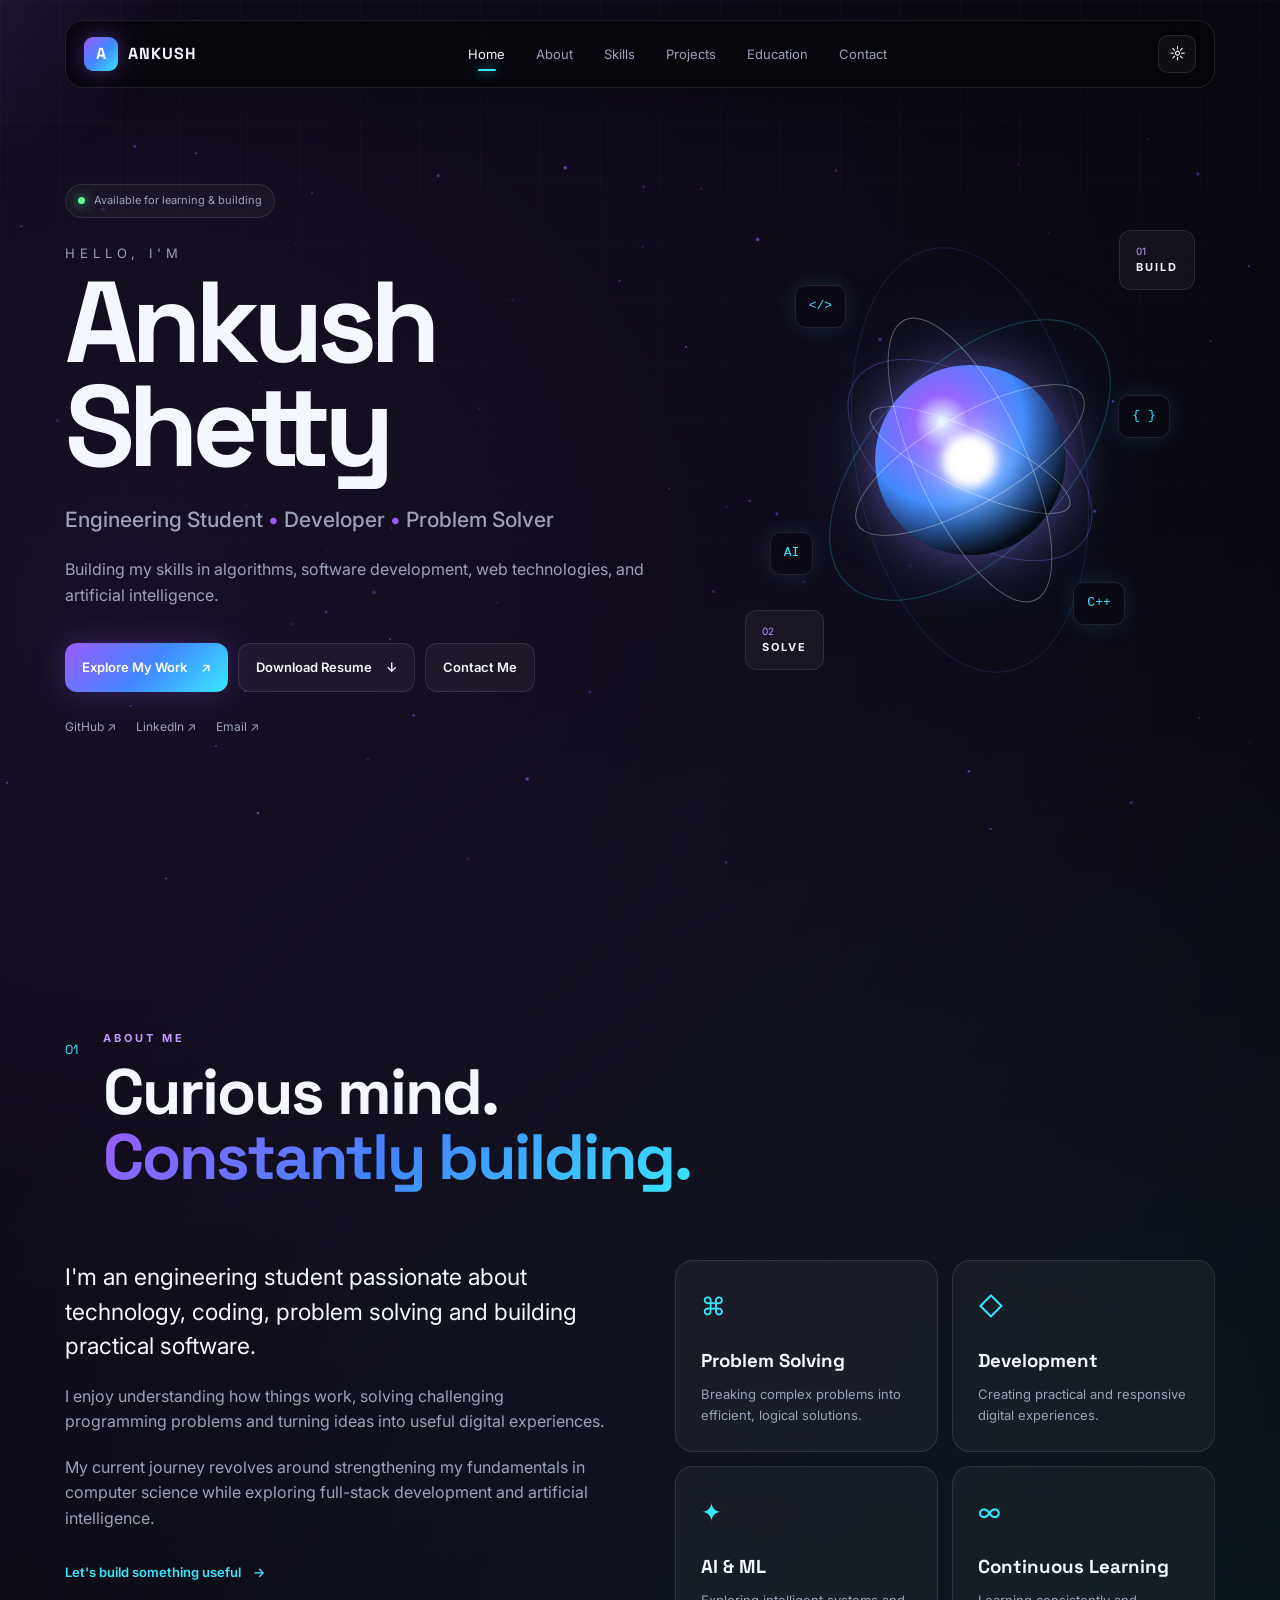
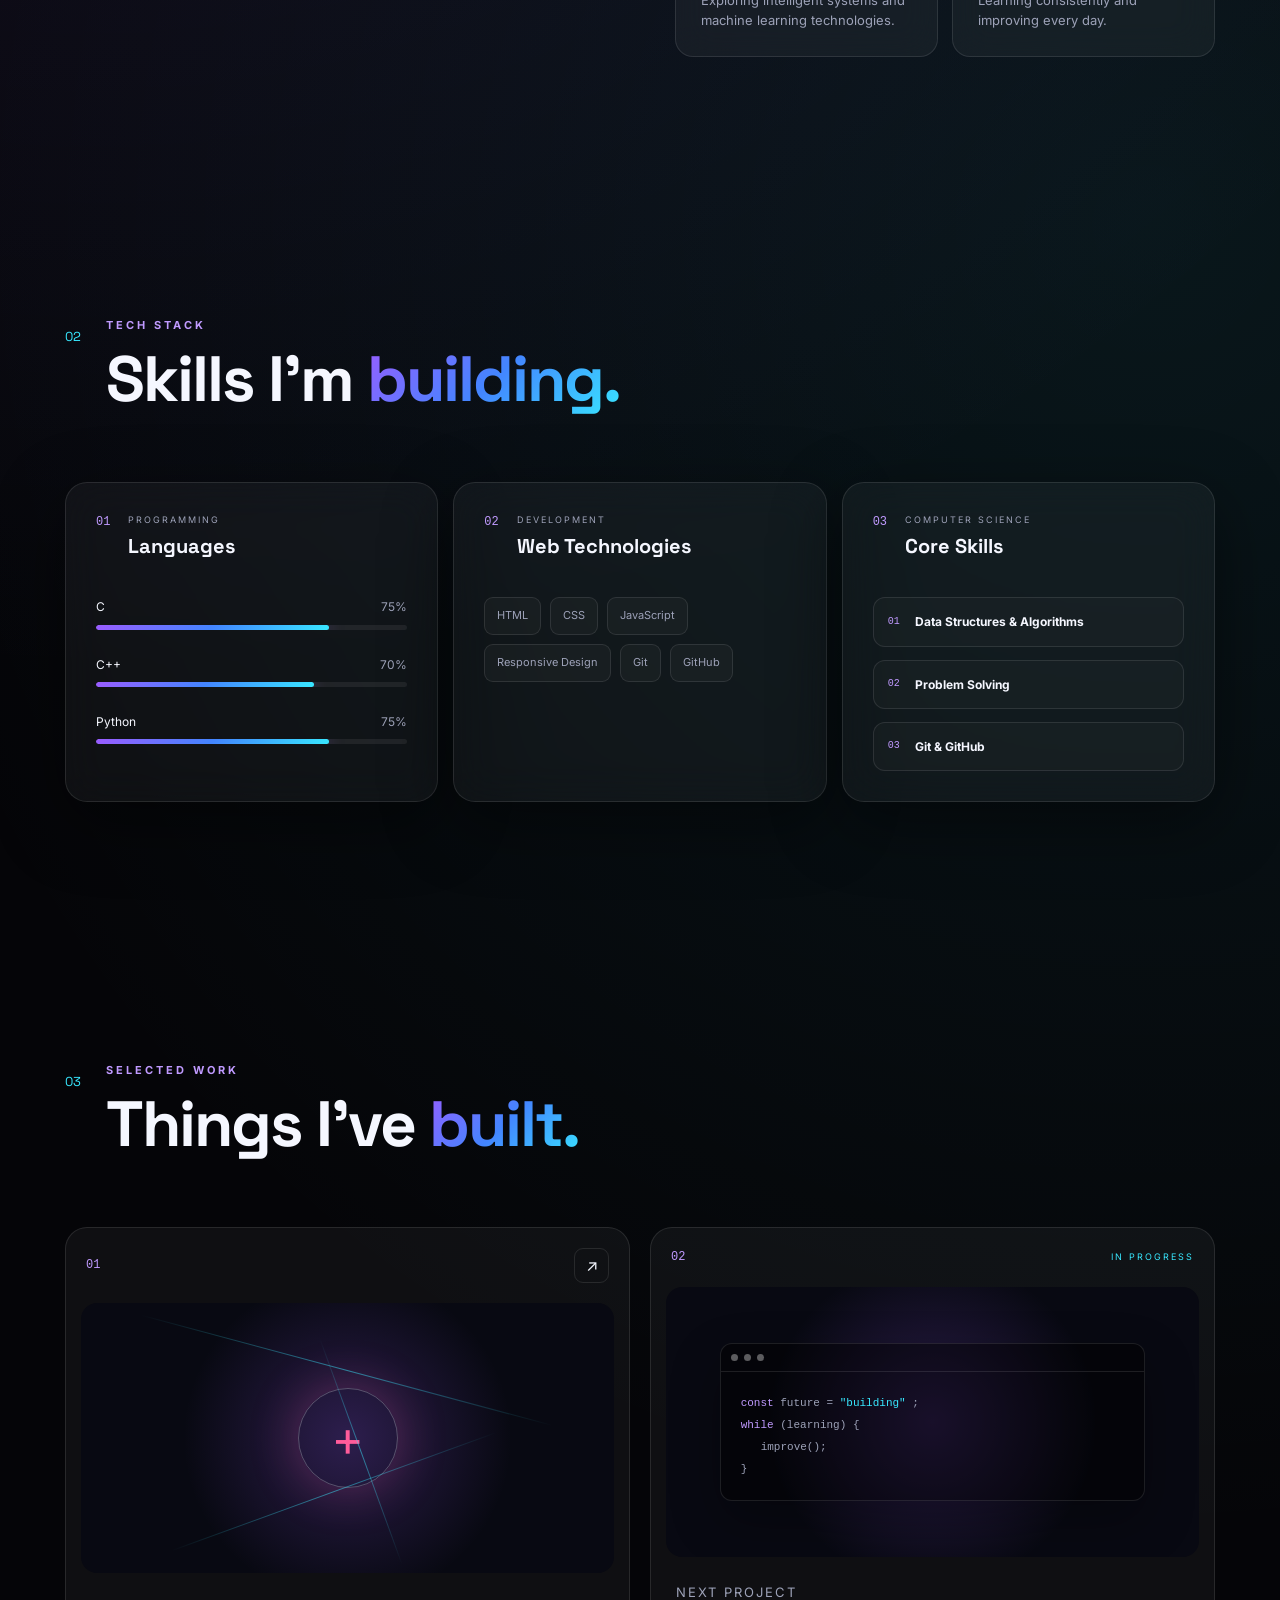
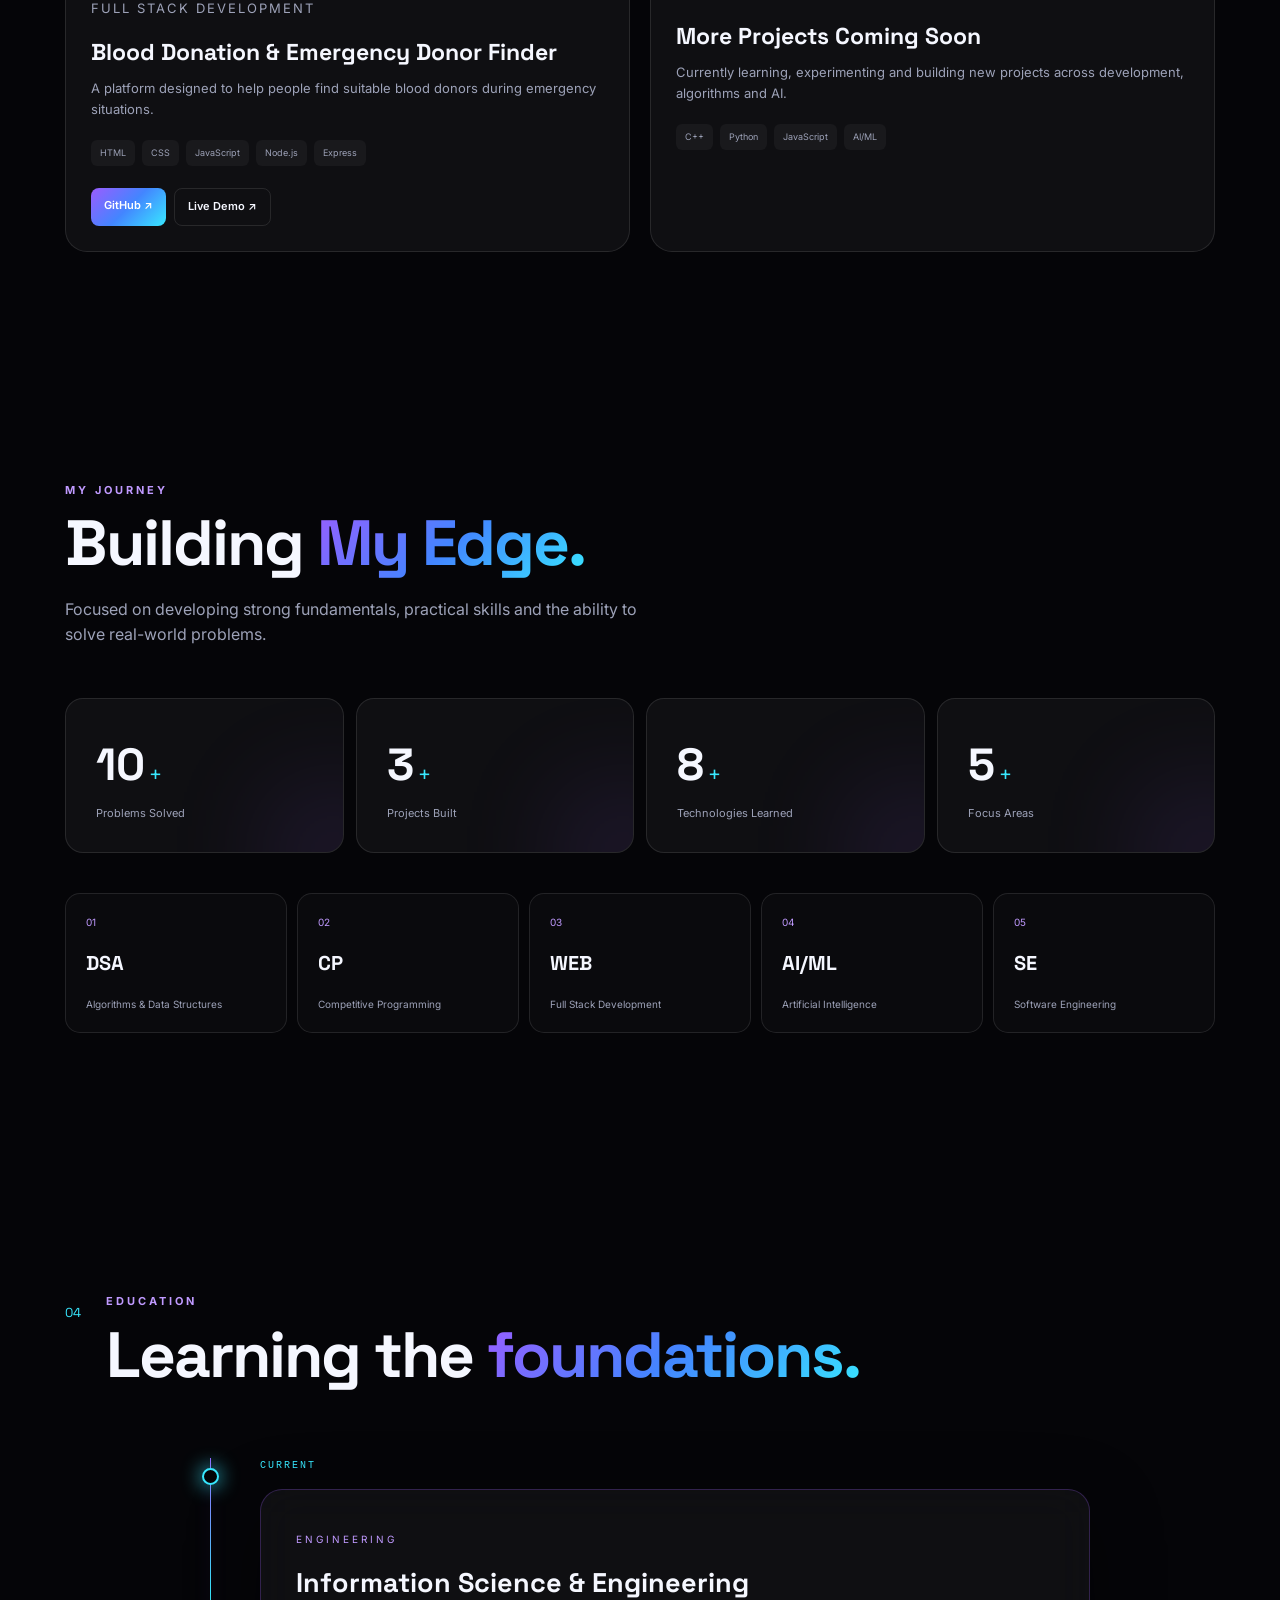
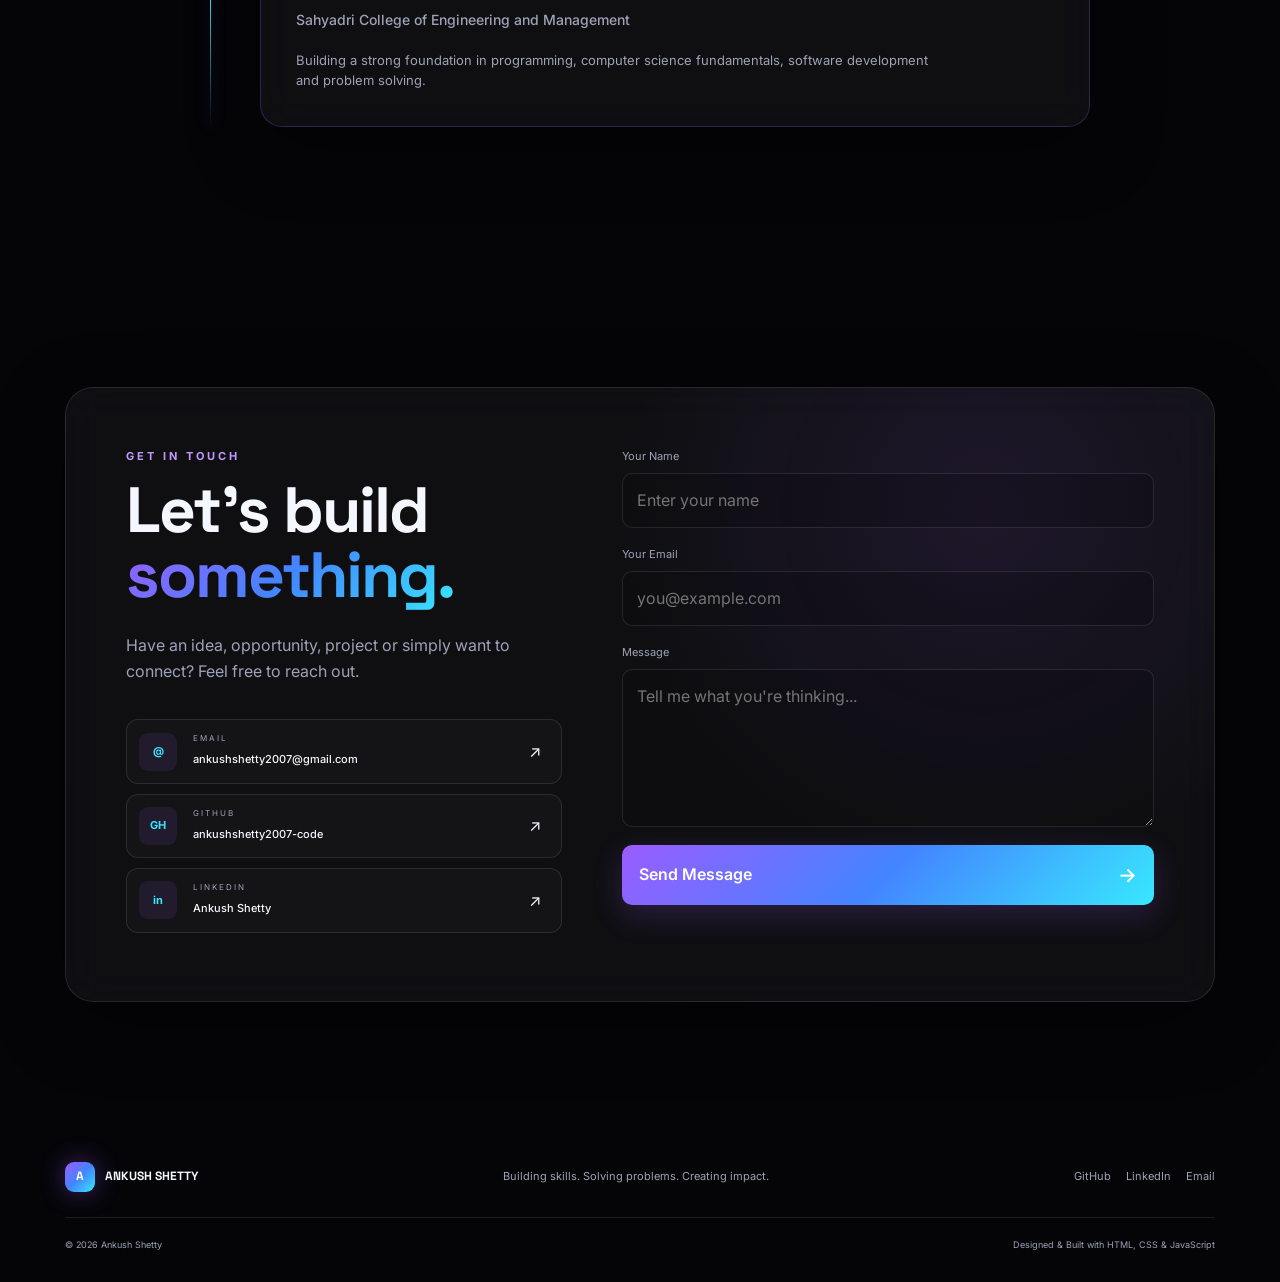
<file: DAY 2/index.html>
<!DOCTYPE html>
<html lang="en">
<head>
    <meta charset="UTF-8">
    <meta name="viewport" content="width=device-width, initial-scale=1.0">

    <meta name="description"
          content="Ankush Shetty - Engineering Student, Developer and Problem Solver">

    <title>Ankush Shetty | Developer Portfolio</title>

    <link rel="preconnect" href="https://fonts.googleapis.com">
    <link rel="preconnect" href="https://fonts.gstatic.com" crossorigin>

    <link href="https://fonts.googleapis.com/css2?family=Inter:wght@400;500;600;700;800&family=Space+Grotesk:wght@400;500;600;700&display=swap"
          rel="stylesheet">

    <link rel="stylesheet" href="style.css">
</head>

<body>

    <!-- Background -->
    <div class="grid-background"></div>
    <canvas id="particles"></canvas>

    <!-- Cursor glow -->
    <div class="cursor-glow"></div>

    <!-- ================= NAVBAR ================= -->

    <header class="navbar">

        <a href="#home" class="logo">
            <span>A</span>
            <strong>ANKUSH</strong>
        </a>

        <nav class="nav-links" id="navLinks">
            <a href="#home" class="nav-link active">Home</a>
            <a href="#about" class="nav-link">About</a>
            <a href="#skills" class="nav-link">Skills</a>
            <a href="#projects" class="nav-link">Projects</a>
            <a href="#education" class="nav-link">Education</a>
            <a href="#contact" class="nav-link">Contact</a>
        </nav>

        <div class="nav-actions">

            <button class="theme-btn" id="themeBtn" aria-label="Toggle theme">
                ☼
            </button>

            <button class="menu-btn" id="menuBtn" aria-label="Open menu">
                <span></span>
                <span></span>
                <span></span>
            </button>

        </div>

    </header>


    <!-- ================= HERO ================= -->

    <main>

        <section class="hero section" id="home">

            <div class="hero-content reveal">

                <div class="status-pill">
                    <span class="status-dot"></span>
                    Available for learning & building
                </div>

                <p class="hero-small">
                    HELLO, I'M
                </p>

                <h1>
                    Ankush
                    <span>Shetty</span>
                </h1>

                <h2>
                    Engineering Student
                    <span>•</span>
                    Developer
                    <span>•</span>
                    Problem Solver
                </h2>

                <p class="hero-description">
                    Building my skills in algorithms, software development,
                    web technologies, and artificial intelligence.
                </p>

                <div class="hero-buttons">

                    <a href="#projects" class="btn btn-primary">
                        <span>Explore My Work</span>
                        <span>↗</span>
                    </a>

                    <a href="https://drive.google.com/file/d/12csNUqJAVs1GkfTPx9XOkmZGOkB3J48S/view?usp=sharing"
                       class="btn btn-secondary"
                       download>
                        <span>Download Resume</span>
                        <span>↓</span>
                    </a>

                    <a href="#contact" class="btn btn-ghost">
                        Contact Me
                    </a>

                </div>

                <div class="hero-socials">

                    <a href="https://github.com/ankushshetty2007-code"
                       target="_blank"
                       rel="noopener noreferrer">
                        GitHub ↗
                    </a>

                    <a href="https://in.linkedin.com/in/ankush-shetty-556a13384"
                       target="_blank"
                       rel="noopener noreferrer">
                        LinkedIn ↗
                    </a>

                    <a href="mailto:ankushshetty2007@gmail.com">
                        Email ↗
                    </a>

                </div>

            </div>


            <!-- Futuristic Visual -->

            <div class="hero-visual reveal">

                <div class="orbital-system">

                    <div class="orbit orbit-one"></div>
                    <div class="orbit orbit-two"></div>
                    <div class="orbit orbit-three"></div>

                    <div class="energy-orb">

                        <div class="orb-core"></div>

                        <div class="orb-ring ring-one"></div>
                        <div class="orb-ring ring-two"></div>
                        <div class="orb-ring ring-three"></div>

                    </div>

                    <div class="floating-code code-one">
                        &lt;/&gt;
                    </div>

                    <div class="floating-code code-two">
                        { }
                    </div>

                    <div class="floating-code code-three">
                        AI
                    </div>

                    <div class="floating-code code-four">
                        C++
                    </div>

                </div>

                <div class="visual-card visual-card-one">
                    <span>01</span>
                    <p>BUILD</p>
                </div>

                <div class="visual-card visual-card-two">
                    <span>02</span>
                    <p>SOLVE</p>
                </div>

            </div>

        </section>


        <!-- ================= ABOUT ================= -->

        <section class="section about-section" id="about">

            <div class="section-heading reveal">

                <span class="section-number">01</span>

                <div>
                    <p class="eyebrow">ABOUT ME</p>
                    <h2>Curious mind.<br><span>Constantly building.</span></h2>
                </div>

            </div>


            <div class="about-grid">

                <div class="about-text reveal">

                    <p class="large-text">
                        I'm an engineering student passionate about
                        technology, coding, problem solving and building
                        practical software.
                    </p>

                    <p>
                        I enjoy understanding how things work, solving
                        challenging programming problems and turning ideas
                        into useful digital experiences.
                    </p>

                    <p>
                        My current journey revolves around strengthening
                        my fundamentals in computer science while exploring
                        full-stack development and artificial intelligence.
                    </p>

                    <a href="#contact" class="text-link">
                        Let's build something useful
                        <span>→</span>
                    </a>

                </div>


                <div class="about-cards reveal">

                    <div class="glass-card">
                        <span class="card-icon">⌘</span>
                        <h3>Problem Solving</h3>
                        <p>
                            Breaking complex problems into efficient,
                            logical solutions.
                        </p>
                    </div>

                    <div class="glass-card">
                        <span class="card-icon">◇</span>
                        <h3>Development</h3>
                        <p>
                            Creating practical and responsive digital
                            experiences.
                        </p>
                    </div>

                    <div class="glass-card">
                        <span class="card-icon">✦</span>
                        <h3>AI & ML</h3>
                        <p>
                            Exploring intelligent systems and
                            machine learning technologies.
                        </p>
                    </div>

                    <div class="glass-card">
                        <span class="card-icon">∞</span>
                        <h3>Continuous Learning</h3>
                        <p>
                            Learning consistently and improving every day.
                        </p>
                    </div>

                </div>

            </div>

        </section>


        <!-- ================= SKILLS ================= -->

        <section class="section skills-section" id="skills">

            <div class="section-heading reveal">

                <span class="section-number">02</span>

                <div>
                    <p class="eyebrow">TECH STACK</p>
                    <h2>Skills I'm <span>building.</span></h2>
                </div>

            </div>


            <div class="skills-grid">

                <!-- Programming -->

                <div class="skill-panel glass-panel reveal">

                    <div class="skill-panel-header">
                        <span class="skill-number">01</span>

                        <div>
                            <p>PROGRAMMING</p>
                            <h3>Languages</h3>
                        </div>
                    </div>

                    <div class="skill-item">

                        <div class="skill-info">
                            <span>C</span>
                            <span>75%</span>
                        </div>

                        <div class="skill-bar">
                            <span style="width:75%"></span>
                        </div>

                    </div>

                    <div class="skill-item">

                        <div class="skill-info">
                            <span>C++</span>
                            <span>70%</span>
                        </div>

                        <div class="skill-bar">
                            <span style="width:70%"></span>
                        </div>

                    </div>

                    <div class="skill-item">

                        <div class="skill-info">
                            <span>Python</span>
                            <span>75%</span>
                        </div>

                        <div class="skill-bar">
                            <span style="width:75%"></span>
                        </div>

                    </div>

                </div>


                <!-- Development -->

                <div class="skill-panel glass-panel reveal">

                    <div class="skill-panel-header">
                        <span class="skill-number">02</span>

                        <div>
                            <p>DEVELOPMENT</p>
                            <h3>Web Technologies</h3>
                        </div>
                    </div>

                    <div class="tech-cloud">

                        <div class="tech-chip">HTML</div>
                        <div class="tech-chip">CSS</div>
                        <div class="tech-chip">JavaScript</div>
                        <div class="tech-chip">Responsive Design</div>
                        <div class="tech-chip">Git</div>
                        <div class="tech-chip">GitHub</div>

                    </div>

                </div>


                <!-- CS -->

                <div class="skill-panel glass-panel reveal">

                    <div class="skill-panel-header">
                        <span class="skill-number">03</span>

                        <div>
                            <p>COMPUTER SCIENCE</p>
                            <h3>Core Skills</h3>
                        </div>
                    </div>

                    <div class="core-skills">

                        <div class="core-skill">
                            <span>01</span>
                            <strong>Data Structures & Algorithms</strong>
                        </div>

                        <div class="core-skill">
                            <span>02</span>
                            <strong>Problem Solving</strong>
                        </div>

                        <div class="core-skill">
                            <span>03</span>
                            <strong>Git & GitHub</strong>
                        </div>

                    </div>

                </div>

            </div>

        </section>


        <!-- ================= PROJECTS ================= -->

        <section class="section projects-section" id="projects">

            <div class="section-heading reveal">

                <span class="section-number">03</span>

                <div>
                    <p class="eyebrow">SELECTED WORK</p>
                    <h2>Things I've <span>built.</span></h2>
                </div>

            </div>


            <div class="projects-grid">

                <!-- Project -->

                <article class="project-card tilt-card reveal">

                    <div class="project-top">

                        <span class="project-index">01</span>

                        <div class="project-links">

                            <a href="https://github.com/ankushshetty2007-code"
                               target="_blank"
                               rel="noopener noreferrer"
                               aria-label="GitHub">
                                ↗
                            </a>

                        </div>

                    </div>


                    <div class="project-visual blood-project">

                        <div class="blood-symbol">
                            +
                        </div>

                        <div class="data-line line-one"></div>
                        <div class="data-line line-two"></div>
                        <div class="data-line line-three"></div>

                    </div>


                    <div class="project-content">

                        <p class="project-category">
                            FULL STACK DEVELOPMENT
                        </p>

                        <h3>
                            Blood Donation & Emergency Donor Finder
                        </h3>

                        <p>
                            A platform designed to help people find
                            suitable blood donors during emergency
                            situations.
                        </p>

                        <div class="project-tech">

                            <span>HTML</span>
                            <span>CSS</span>
                            <span>JavaScript</span>
                            <span>Node.js</span>
                            <span>Express</span>

                        </div>

                        <div class="project-buttons">

                            <a href="https://github.com/ankushshetty2007-code"
                               target="_blank"
                               rel="noopener noreferrer"
                               class="project-btn">
                                GitHub ↗
                            </a>

                            <a href="#contact"
                               class="project-btn outline">
                                Live Demo ↗
                            </a>

                        </div>

                    </div>

                </article>


                <!-- Placeholder project -->

                <article class="project-card tilt-card reveal">

                    <div class="project-top">

                        <span class="project-index">02</span>

                        <span class="coming-soon">
                            IN PROGRESS
                        </span>

                    </div>


                    <div class="project-visual code-project">

                        <div class="terminal-window">

                            <div class="terminal-header">
                                <span></span>
                                <span></span>
                                <span></span>
                            </div>

                            <div class="terminal-body">

                                <p>
                                    <span class="terminal-purple">const</span>
                                    future =
                                    <span class="terminal-cyan">
                                        "building"
                                    </span>;
                                </p>

                                <p>
                                    <span class="terminal-purple">while</span>
                                    (learning) {
                                </p>

                                <p class="indent">
                                    improve();
                                </p>

                                <p>
                                    }
                                </p>

                            </div>

                        </div>

                    </div>


                    <div class="project-content">

                        <p class="project-category">
                            NEXT PROJECT
                        </p>

                        <h3>
                            More Projects Coming Soon
                        </h3>

                        <p>
                            Currently learning, experimenting and
                            building new projects across development,
                            algorithms and AI.
                        </p>

                        <div class="project-tech">

                            <span>C++</span>
                            <span>Python</span>
                            <span>JavaScript</span>
                            <span>AI/ML</span>

                        </div>

                    </div>

                </article>

            </div>

        </section>


        <!-- ================= BUILDING MY EDGE ================= -->

        <section class="section edge-section" id="journey">

            <div class="edge-header reveal">

                <p class="eyebrow">MY JOURNEY</p>

                <h2>
                    Building
                    <span>My Edge.</span>
                </h2>

                <p>
                    Focused on developing strong fundamentals,
                    practical skills and the ability to solve
                    real-world problems.
                </p>

            </div>


            <div class="stats-grid reveal">

                <div class="stat-card">
                    <span class="stat-number" data-target="10">0</span>
                    <span class="stat-plus">+</span>
                    <p>Problems Solved</p>
                </div>

                <div class="stat-card">
                    <span class="stat-number" data-target="3">0</span>
                    <span class="stat-plus">+</span>
                    <p>Projects Built</p>
                </div>

                <div class="stat-card">
                    <span class="stat-number" data-target="8">0</span>
                    <span class="stat-plus">+</span>
                    <p>Technologies Learned</p>
                </div>

                <div class="stat-card">
                    <span class="stat-number" data-target="5">0</span>
                    <span class="stat-plus">+</span>
                    <p>Focus Areas</p>
                </div>

            </div>


            <div class="focus-grid reveal">

                <div class="focus-item">
                    <span>01</span>
                    <strong>DSA</strong>
                    <small>Algorithms & Data Structures</small>
                </div>

                <div class="focus-item">
                    <span>02</span>
                    <strong>CP</strong>
                    <small>Competitive Programming</small>
                </div>

                <div class="focus-item">
                    <span>03</span>
                    <strong>WEB</strong>
                    <small>Full Stack Development</small>
                </div>

                <div class="focus-item">
                    <span>04</span>
                    <strong>AI/ML</strong>
                    <small>Artificial Intelligence</small>
                </div>

                <div class="focus-item">
                    <span>05</span>
                    <strong>SE</strong>
                    <small>Software Engineering</small>
                </div>

            </div>

        </section>


        <!-- ================= EDUCATION ================= -->

        <section class="section education-section" id="education">

            <div class="section-heading reveal">

                <span class="section-number">04</span>

                <div>
                    <p class="eyebrow">EDUCATION</p>
                    <h2>Learning the <span>foundations.</span></h2>
                </div>

            </div>


            <div class="timeline">

                <div class="timeline-line"></div>

                <div class="timeline-item reveal">

                    <div class="timeline-dot"></div>

                    <div class="timeline-date">
                        CURRENT
                    </div>

                    <div class="timeline-card glass-panel">

                        <span class="education-label">
                            ENGINEERING
                        </span>

                        <h3>
                            Information Science & Engineering
                        </h3>

                        <h4>
                            Sahyadri College of Engineering and Management
                        </h4>

                        <p>
                            Building a strong foundation in programming,
                            computer science fundamentals, software
                            development and problem solving.
                        </p>

                    </div>

                </div>

            </div>

        </section>


        <!-- ================= CONTACT ================= -->

        <section class="section contact-section" id="contact">

            <div class="contact-container reveal">

                <div class="contact-info">

                    <p class="eyebrow">GET IN TOUCH</p>

                    <h2>
                        Let's build
                        <span>something.</span>
                    </h2>

                    <p>
                        Have an idea, opportunity, project or simply
                        want to connect? Feel free to reach out.
                    </p>


                    <div class="contact-links">

                        <a href="mailto:ankushshetty2007@gmail.com">

                            <span class="contact-icon">@</span>

                            <div>
                                <small>EMAIL</small>
                                <strong>
                                    ankushshetty2007@gmail.com
                                </strong>
                            </div>

                            <span>↗</span>

                        </a>


                        <a href="https://github.com/ankushshetty2007-code"
                           target="_blank"
                           rel="noopener noreferrer">

                            <span class="contact-icon">GH</span>

                            <div>
                                <small>GITHUB</small>
                                <strong>
                                    ankushshetty2007-code
                                </strong>
                            </div>

                            <span>↗</span>

                        </a>


                        <a href="https://in.linkedin.com/in/ankush-shetty-556a13384"
                           target="_blank"
                           rel="noopener noreferrer">

                            <span class="contact-icon">in</span>

                            <div>
                                <small>LINKEDIN</small>
                                <strong>
                                    Ankush Shetty
                                </strong>
                            </div>

                            <span>↗</span>

                        </a>

                    </div>

                </div>


                <form class="contact-form" id="contactForm">

                    <div class="form-group">

                        <label for="name">
                            Your Name
                        </label>

                        <input
                            type="text"
                            id="name"
                            placeholder="Enter your name"
                            required
                        >

                    </div>


                    <div class="form-group">

                        <label for="email">
                            Your Email
                        </label>

                        <input
                            type="email"
                            id="email"
                            placeholder="you@example.com"
                            required
                        >

                    </div>


                    <div class="form-group">

                        <label for="message">
                            Message
                        </label>

                        <textarea
                            id="message"
                            rows="5"
                            placeholder="Tell me what you're thinking..."
                            required
                        ></textarea>

                    </div>


                    <button type="submit" class="submit-btn">

                        <span>Send Message</span>

                        <span class="submit-arrow">
                            →
                        </span>

                    </button>

                    <p id="formMessage" class="form-message"></p>

                </form>

            </div>

        </section>

    </main>


    <!-- ================= FOOTER ================= -->

    <footer>

        <div class="footer-inner">

            <div class="footer-logo">
                <span>A</span>
                ANKUSH SHETTY
            </div>

            <p>
                Building skills. Solving problems. Creating impact.
            </p>

            <div class="footer-socials">

                <a href="https://github.com/ankushshetty2007-code"
                   target="_blank"
                   rel="noopener noreferrer">
                    GitHub
                </a>

                <a href="https://in.linkedin.com/in/ankush-shetty-556a13384"
                   target="_blank"
                   rel="noopener noreferrer">
                    LinkedIn
                </a>

                <a href="mailto:ankushshetty2007@gmail.com">
                    Email
                </a>

            </div>

        </div>

        <div class="footer-bottom">

            <span>
                © 2026 Ankush Shetty
            </span>

            <span>
                Designed & Built with HTML, CSS & JavaScript
            </span>

        </div>

    </footer>


    <script src="script.js"></script>

</body>
</html>
</file>
<file: DAY 2/style.css>
/* =====================================================
   ANKUSH SHETTY PORTFOLIO
   Futuristic / Neon / Glassmorphism
===================================================== */

:root {

    --bg: #050508;
    --bg-soft: #090a12;

    --text: #f5f7ff;
    --text-soft: #9da2b8;

    --purple: #9b5cff;
    --purple-light: #c09aff;

    --cyan: #38e8ff;
    --blue: #4385ff;

    --border: rgba(255,255,255,0.10);
    --glass: rgba(255,255,255,0.045);

    --shadow:
        0 20px 70px rgba(0,0,0,0.45);

    --gradient:
        linear-gradient(
            135deg,
            #9b5cff,
            #4385ff,
            #38e8ff
        );

    --radius: 22px;
}


/* =====================================================
   RESET
===================================================== */

* {
    margin: 0;
    padding: 0;
    box-sizing: border-box;
}

html {
    scroll-behavior: smooth;
}

body {

    font-family: "Inter", sans-serif;

    background:
        radial-gradient(
            circle at 10% 10%,
            rgba(155,92,255,0.12),
            transparent 30%
        ),
        radial-gradient(
            circle at 90% 30%,
            rgba(56,232,255,0.08),
            transparent 30%
        ),
        var(--bg);

    color: var(--text);

    overflow-x: hidden;

    line-height: 1.6;
}

body.light {

    --bg: #eef1f8;
    --bg-soft: #ffffff;

    --text: #10131d;
    --text-soft: #5c6274;

    --border: rgba(0,0,0,0.10);
    --glass: rgba(255,255,255,0.65);

    background:
        radial-gradient(
            circle at 10% 10%,
            rgba(155,92,255,0.15),
            transparent 30%
        ),
        #eef1f8;
}

a {
    color: inherit;
    text-decoration: none;
}

button,
input,
textarea {
    font: inherit;
}

button {
    cursor: pointer;
}


/* =====================================================
   BACKGROUND
===================================================== */

.grid-background {

    position: fixed;

    inset: 0;

    z-index: -3;

    pointer-events: none;

    background-image:

        linear-gradient(
            rgba(255,255,255,0.025) 1px,
            transparent 1px
        ),

        linear-gradient(
            90deg,
            rgba(255,255,255,0.025) 1px,
            transparent 1px
        );

    background-size: 60px 60px;

    mask-image:
        linear-gradient(
            to bottom,
            black,
            transparent 85%
        );
}

#particles {

    position: fixed;

    inset: 0;

    z-index: -2;

    pointer-events: none;
}

.cursor-glow {

    position: fixed;

    width: 350px;
    height: 350px;

    border-radius: 50%;

    pointer-events: none;

    background:
        radial-gradient(
            circle,
            rgba(155,92,255,0.09),
            transparent 70%
        );

    transform: translate(-50%, -50%);

    z-index: -1;
}


/* =====================================================
   NAVBAR
===================================================== */

.navbar {

    position: fixed;

    top: 20px;
    left: 50%;

    transform: translateX(-50%);

    width: min(1150px, calc(100% - 40px));

    display: flex;

    align-items: center;
    justify-content: space-between;

    padding: 14px 18px;

    border: 1px solid var(--border);

    background: rgba(5,5,8,0.72);

    backdrop-filter: blur(20px);

    border-radius: 18px;

    z-index: 1000;

    box-shadow:
        0 10px 50px rgba(0,0,0,0.25);
}

.logo {

    display: flex;

    align-items: center;

    gap: 10px;

    font-family: "Space Grotesk", sans-serif;

    letter-spacing: 1px;
}

.logo span,
.footer-logo span {

    width: 34px;
    height: 34px;

    display: grid;

    place-items: center;

    border-radius: 9px;

    background: var(--gradient);

    color: white;

    font-weight: 800;

    box-shadow:
        0 0 25px rgba(155,92,255,0.4);
}

.nav-links {

    display: flex;

    gap: 7px;
}

.nav-link {

    position: relative;

    padding: 8px 12px;

    font-size: 13px;

    color: var(--text-soft);

    transition: 0.3s ease;
}

.nav-link:hover,
.nav-link.active {

    color: var(--text);
}

.nav-link.active::after {

    content: "";

    position: absolute;

    left: 50%;
    bottom: 1px;

    transform: translateX(-50%);

    width: 18px;
    height: 2px;

    border-radius: 10px;

    background: var(--cyan);

    box-shadow:
        0 0 12px var(--cyan);
}

.nav-actions {

    display: flex;

    align-items: center;

    gap: 8px;
}

.theme-btn,
.menu-btn {

    width: 38px;
    height: 38px;

    border: 1px solid var(--border);

    border-radius: 10px;

    background: var(--glass);

    color: var(--text);

    display: grid;

    place-items: center;

    transition: 0.3s;
}

.theme-btn:hover {

    border-color: var(--purple);

    transform: rotate(20deg);
}

.menu-btn {
    display: none;
}

.menu-btn span {

    display: block;

    width: 19px;
    height: 2px;

    background: currentColor;

    margin: 3px;
}


/* =====================================================
   COMMON
===================================================== */

.section {

    width: min(1150px, calc(100% - 40px));

    margin: auto;

    padding: 130px 0;
}

.section-heading {

    display: flex;

    gap: 25px;

    margin-bottom: 70px;
}

.section-number {

    color: var(--cyan);

    font-family: "Space Grotesk", sans-serif;

    font-size: 13px;

    padding-top: 10px;
}

.eyebrow {

    color: var(--purple-light);

    font-size: 11px;

    letter-spacing: 3px;

    font-weight: 700;

    margin-bottom: 12px;
}

.section-heading h2,
.edge-header h2,
.contact-info h2 {

    font-family: "Space Grotesk", sans-serif;

    font-size: clamp(38px, 5vw, 65px);

    line-height: 1.02;

    letter-spacing: -2px;
}

.section-heading h2 span,
.edge-header h2 span,
.contact-info h2 span{
    background-clip: text;
-webkit-background-clip: text;
color: transparent;
}

.glass-panel {

    border: 1px solid var(--border);

    background: var(--glass);

    backdrop-filter: blur(20px);

    border-radius: var(--radius);

    box-shadow: var(--shadow);
}


/* =====================================================
   HERO
===================================================== */

.hero {

    min-height: 100vh;

    display: grid;

    grid-template-columns: 1.1fr 0.9fr;

    align-items: center;

    gap: 60px;

    padding-top: 150px;
}

.status-pill {

    display: inline-flex;

    align-items: center;

    gap: 9px;

    padding: 7px 12px;

    border: 1px solid var(--border);

    border-radius: 100px;

    color: var(--text-soft);

    font-size: 11px;

    margin-bottom: 25px;

    background: rgba(255,255,255,0.035);
}

.status-dot {

    width: 7px;
    height: 7px;

    border-radius: 50%;

    background: #5cff9b;

    box-shadow:
        0 0 12px #5cff9b;

    animation: pulse 1.5s infinite;
}

.hero-small {

    font-size: 13px;

    letter-spacing: 5px;

    color: var(--text-soft);

    margin-bottom: 8px;
}

.hero h1 {

    font-family: "Space Grotesk", sans-serif;

    font-size: clamp(65px, 9vw, 115px);

    line-height: 0.9;

    letter-spacing: -7px;

    margin-bottom: 25px;
}

.section-heading h2 span,
.edge-header h2 span,
.contact-info h2 span {
    background: var(--gradient);

    background-clip: text;
    -webkit-background-clip: text;

    color: transparent;
    -webkit-text-fill-color: transparent;
}
.hero h2 {

    font-size: clamp(16px, 2vw, 21px);

    font-weight: 500;

    color: var(--text-soft);

    margin-bottom: 20px;
}

.hero h2 span {

    color: var(--purple);
}

.hero-description {

    max-width: 580px;

    color: var(--text-soft);

    font-size: 16px;

    margin-bottom: 35px;
}

.hero-buttons {

    display: flex;

    flex-wrap: wrap;

    gap: 10px;

    margin-bottom: 25px;
}

.btn {

    display: inline-flex;

    align-items: center;

    gap: 14px;

    padding: 13px 17px;

    border-radius: 12px;

    font-size: 13px;

    font-weight: 600;

    transition:
        transform 0.3s,
        box-shadow 0.3s,
        border 0.3s;
}

.btn:hover {

    transform: translateY(-4px);
}

.btn-primary {

    color: white;

    background: var(--gradient);

    box-shadow:
        0 0 30px rgba(155,92,255,0.25);
}

.btn-primary:hover {

    box-shadow:
        0 0 45px rgba(155,92,255,0.5);
}

.btn-secondary,
.btn-ghost {

    border: 1px solid var(--border);

    background: var(--glass);

    color: var(--text);
}

.btn-secondary:hover,
.btn-ghost:hover {

    border-color: var(--purple);
}

.hero-socials {

    display: flex;

    gap: 20px;

    color: var(--text-soft);

    font-size: 12px;
}

.hero-socials a:hover {

    color: var(--cyan);
}


/* =====================================================
   HERO VISUAL
===================================================== */

.hero-visual {

    min-height: 560px;

    display: grid;

    place-items: center;

    position: relative;
}

.orbital-system {

    width: 430px;
    height: 430px;

    position: relative;

    display: grid;

    place-items: center;
}

.energy-orb {

    width: 190px;
    height: 190px;

    position: relative;

    display: grid;

    place-items: center;

    border-radius: 50%;

    background:
        radial-gradient(
            circle at 35% 30%,
            #ffffff,
            #9b5cff 15%,
            #4385ff 45%,
            #070712 75%
        );

    box-shadow:
        0 0 50px rgba(155,92,255,0.5),
        0 0 130px rgba(56,232,255,0.15);
}

.orb-core {

    width: 55px;
    height: 55px;

    border-radius: 50%;

    background: white;

    filter: blur(5px);

    box-shadow:
        0 0 45px white,
        0 0 100px var(--cyan);

    animation: corePulse 2s infinite alternate;
}

.orbit {

    position: absolute;

    border: 1px solid rgba(155,92,255,0.35);

    border-radius: 50%;
}

.orbit-one {

    width: 280px;
    height: 150px;

    transform: rotate(35deg);

    animation: rotateOrbit 7s linear infinite;
}

.orbit-two {

    width: 350px;
    height: 190px;

    transform: rotate(-45deg);

    border-color: rgba(56,232,255,0.25);

    animation: rotateOrbitReverse 9s linear infinite;
}

.orbit-three {

    width: 430px;
    height: 230px;

    transform: rotate(80deg);

    border-color: rgba(67,133,255,0.18);

    animation: rotateOrbit 13s linear infinite;
}

.orb-ring {

    position: absolute;

    border: 1px solid rgba(255,255,255,0.35);

    border-radius: 50%;
}

.ring-one {

    width: 220px;
    height: 60px;

    transform: rotate(25deg);

    animation: rotateOrbit 4s linear infinite;
}

.ring-two {

    width: 260px;
    height: 90px;

    transform: rotate(-30deg);

    animation: rotateOrbitReverse 6s linear infinite;
}

.ring-three {

    width: 310px;
    height: 110px;

    transform: rotate(65deg);

    animation: rotateOrbit 8s linear infinite;
}

.floating-code {

    position: absolute;

    padding: 10px 13px;

    border: 1px solid var(--border);

    border-radius: 10px;

    background: rgba(10,10,20,0.75);

    backdrop-filter: blur(12px);

    color: var(--cyan);

    font-family: monospace;

    font-size: 13px;

    box-shadow:
        0 0 25px rgba(56,232,255,0.12);

    animation: float 3s ease-in-out infinite;
}

.code-one {
    top: 40px;
    left: 40px;
}

.code-two {
    right: 15px;
    top: 150px;
    animation-delay: 0.8s;
}

.code-three {
    left: 15px;
    bottom: 100px;
    animation-delay: 1.4s;
}

.code-four {
    right: 60px;
    bottom: 50px;
    animation-delay: 2s;
}

.visual-card {

    position: absolute;

    padding: 12px 16px;

    border: 1px solid var(--border);

    background: rgba(255,255,255,0.04);

    backdrop-filter: blur(15px);

    border-radius: 12px;

    animation: float 4s ease-in-out infinite;
}

.visual-card span {

    display: block;

    font-size: 10px;

    color: var(--purple-light);
}

.visual-card p {

    font-size: 11px;

    font-weight: 700;

    letter-spacing: 2px;
}

.visual-card-one {

    top: 50px;
    right: 20px;
}

.visual-card-two {

    bottom: 70px;
    left: 20px;

    animation-delay: 1s;
}


/* =====================================================
   ABOUT
===================================================== */

.about-grid {

    display: grid;

    grid-template-columns: 1fr 1fr;

    gap: 70px;
}

.about-text p {

    color: var(--text-soft);

    margin-bottom: 20px;

    max-width: 600px;
}

.about-text .large-text {

    color: var(--text);

    font-size: 23px;

    line-height: 1.5;
}

.text-link {

    display: inline-flex;

    gap: 12px;

    margin-top: 10px;

    color: var(--cyan);

    font-size: 13px;

    font-weight: 600;
}

.text-link span {

    transition: 0.3s;
}

.text-link:hover span {

    transform: translateX(5px);
}

.about-cards {

    display: grid;

    grid-template-columns: 1fr 1fr;

    gap: 14px;
}

.glass-card {

    padding: 25px;

    border: 1px solid var(--border);

    border-radius: 18px;

    background: var(--glass);

    backdrop-filter: blur(18px);

    transition:
        transform 0.35s,
        border 0.35s,
        box-shadow 0.35s;
}

.glass-card:hover {

    transform: translateY(-7px);

    border-color: rgba(155,92,255,0.5);

    box-shadow:
        0 20px 50px rgba(0,0,0,0.25),
        0 0 25px rgba(155,92,255,0.08);
}

.card-icon {

    display: block;

    color: var(--cyan);

    font-size: 25px;

    margin-bottom: 20px;
}

.glass-card h3 {

    font-family: "Space Grotesk", sans-serif;

    margin-bottom: 8px;
}

.glass-card p {

    color: var(--text-soft);

    font-size: 13px;
}


/* =====================================================
   SKILLS
===================================================== */

.skills-grid {

    display: grid;

    grid-template-columns: repeat(3, 1fr);

    gap: 15px;
}

.skill-panel {

    padding: 30px;

    transition:
        transform 0.3s,
        border 0.3s;
}

.skill-panel:hover {

    transform: translateY(-6px);

    border-color: rgba(56,232,255,0.3);
}

.skill-panel-header {

    display: flex;

    gap: 18px;

    margin-bottom: 35px;
}

.skill-number {

    color: var(--purple-light);

    font-family: monospace;

    font-size: 12px;
}

.skill-panel-header p {

    color: var(--text-soft);

    font-size: 9px;

    letter-spacing: 2px;

    margin-bottom: 3px;
}

.skill-panel-header h3 {

    font-family: "Space Grotesk", sans-serif;

    font-size: 20px;
}

.skill-item {

    margin-bottom: 25px;
}

.skill-info {

    display: flex;

    justify-content: space-between;

    font-size: 12px;

    margin-bottom: 8px;
}

.skill-info span:last-child {

    color: var(--text-soft);
}

.skill-bar {

    height: 5px;

    background: rgba(255,255,255,0.07);

    border-radius: 10px;

    overflow: hidden;
}

.skill-bar span {

    display: block;

    height: 100%;

    background: var(--gradient);

    border-radius: inherit;

    box-shadow:
        0 0 15px rgba(155,92,255,0.5);
}

.tech-cloud {

    display: flex;

    flex-wrap: wrap;

    gap: 9px;
}

.tech-chip {

    padding: 9px 12px;

    border: 1px solid var(--border);

    border-radius: 9px;

    background: rgba(255,255,255,0.03);

    color: var(--text-soft);

    font-size: 11px;

    transition: 0.3s;
}

.tech-chip:hover {

    color: var(--cyan);

    border-color: var(--cyan);

    transform: translateY(-3px);
}

.core-skills {

    display: flex;

    flex-direction: column;

    gap: 13px;
}

.core-skill {

    display: flex;

    align-items: center;

    gap: 15px;

    padding: 14px;

    border: 1px solid var(--border);

    border-radius: 12px;

    background: rgba(255,255,255,0.025);
}

.core-skill span {

    color: var(--purple-light);

    font-size: 10px;

    font-family: monospace;
}

.core-skill strong {

    font-size: 12px;
}


/* =====================================================
   PROJECTS
===================================================== */

.projects-grid {

    display: grid;

    grid-template-columns: repeat(2, 1fr);

    gap: 20px;
}

.project-card {

    border: 1px solid var(--border);

    border-radius: 22px;

    background: var(--glass);

    overflow: hidden;

    transform-style: preserve-3d;

    transition:
        border 0.3s,
        box-shadow 0.3s;
}

.project-card:hover {

    border-color: rgba(155,92,255,0.45);

    box-shadow:
        0 30px 80px rgba(0,0,0,0.3),
        0 0 40px rgba(155,92,255,0.08);
}

.project-top {

    display: flex;

    justify-content: space-between;

    align-items: center;

    padding: 20px;
}

.project-index {

    color: var(--purple-light);

    font-family: monospace;

    font-size: 12px;
}

.project-links a {

    width: 35px;
    height: 35px;

    display: grid;

    place-items: center;

    border: 1px solid var(--border);

    border-radius: 9px;

    transition: 0.3s;
}

.project-links a:hover {

    border-color: var(--cyan);

    color: var(--cyan);

    transform: rotate(10deg);
}

.coming-soon {

    color: var(--cyan);

    font-size: 9px;

    letter-spacing: 2px;
}

.project-visual {

    height: 270px;

    margin: 0 15px;

    border-radius: 16px;

    position: relative;

    overflow: hidden;

    background:
        radial-gradient(
            circle at center,
            rgba(155,92,255,0.25),
            transparent 55%
        ),
        #080912;
}

.blood-project {

    display: grid;

    place-items: center;
}

.blood-symbol {

    width: 100px;
    height: 100px;

    display: grid;

    place-items: center;

    border: 1px solid rgba(255,255,255,0.25);

    border-radius: 50%;

    color: #ff5c9a;

    font-size: 50px;

    box-shadow:
        0 0 50px rgba(255,92,154,0.25);

    animation: pulse 2s infinite;
}

.data-line {

    position: absolute;

    height: 1px;

    background: linear-gradient(
        90deg,
        transparent,
        var(--cyan),
        transparent
    );

    opacity: 0.5;
}

.line-one {

    width: 80%;

    top: 25%;

    left: 10%;

    transform: rotate(15deg);
}

.line-two {

    width: 65%;

    bottom: 30%;

    left: 15%;

    transform: rotate(-20deg);
}

.line-three {

    width: 45%;

    top: 55%;

    left: 30%;

    transform: rotate(70deg);
}

.code-project {

    display: grid;

    place-items: center;

    padding: 30px;
}

.terminal-window {

    width: 90%;

    border: 1px solid var(--border);

    border-radius: 12px;

    background: rgba(0,0,0,0.45);

    box-shadow:
        0 20px 50px rgba(0,0,0,0.3);
}

.terminal-header {

    display: flex;

    gap: 6px;

    padding: 10px;

    border-bottom: 1px solid var(--border);
}

.terminal-header span {

    width: 7px;
    height: 7px;

    border-radius: 50%;

    background: rgba(255,255,255,0.35);
}

.terminal-body {

    padding: 20px;

    font-family: monospace;

    color: var(--text-soft);

    font-size: 11px;

    line-height: 2;
}

.terminal-purple {
    color: var(--purple-light);
}

.terminal-cyan {
    color: var(--cyan);
}

.indent {
    padding-left: 20px;
}

.project-content {

    padding: 25px;
}

.project-category {

    color: var(--cyan);

    font-size: 9px;

    letter-spacing: 2px;

    margin-bottom: 10px;
}

.project-content h3 {

    font-family: "Space Grotesk", sans-serif;

    font-size: 23px;

    line-height: 1.2;

    margin-bottom: 12px;
}

.project-content > p {

    color: var(--text-soft);

    font-size: 13px;

    margin-bottom: 20px;
}

.project-tech {

    display: flex;

    flex-wrap: wrap;

    gap: 7px;

    margin-bottom: 22px;
}

.project-tech span {

    padding: 6px 9px;

    border-radius: 6px;

    background: rgba(255,255,255,0.04);

    color: var(--text-soft);

    font-size: 9px;
}

.project-buttons {

    display: flex;

    gap: 8px;
}

.project-btn {

    padding: 9px 13px;

    border-radius: 8px;

    background: var(--gradient);

    color: white;

    font-size: 11px;

    font-weight: 600;
}

.project-btn.outline {

    border: 1px solid var(--border);

    background: transparent;

    color: var(--text);
}


/* =====================================================
   EDGE
===================================================== */

.edge-section {

    position: relative;

    padding-top: 100px;
}

.edge-header {

    max-width: 650px;

    margin-bottom: 50px;
}

.edge-header > p:last-child {

    color: var(--text-soft);

    margin-top: 20px;

    max-width: 600px;
}

.stats-grid {

    display: grid;

    grid-template-columns: repeat(4, 1fr);

    gap: 12px;

    margin-bottom: 40px;
}

.stat-card {

    padding: 30px;

    border: 1px solid var(--border);

    border-radius: 18px;

    background: var(--glass);

    position: relative;

    overflow: hidden;
}

.stat-card::after {

    content: "";

    position: absolute;

    width: 100px;
    height: 100px;

    right: -40px;
    bottom: -50px;

    background: var(--purple);

    filter: blur(60px);

    opacity: 0.2;
}

.stat-number {

    font-family: "Space Grotesk", sans-serif;

    font-size: 45px;

    font-weight: 700;
}

.stat-plus {

    color: var(--cyan);

    font-size: 20px;
}

.stat-card p {

    color: var(--text-soft);

    font-size: 11px;

    margin-top: 4px;
}

.focus-grid {

    display: grid;

    grid-template-columns: repeat(5, 1fr);

    gap: 10px;
}

.focus-item {

    min-height: 140px;

    padding: 20px;

    border: 1px solid var(--border);

    border-radius: 15px;

    background: rgba(255,255,255,0.025);

    display: flex;

    flex-direction: column;

    justify-content: space-between;

    transition: 0.3s;
}

.focus-item:hover {

    transform: translateY(-5px);

    border-color: var(--cyan);
}

.focus-item span {

    color: var(--purple-light);

    font-size: 10px;
}

.focus-item strong {

    font-family: "Space Grotesk", sans-serif;

    font-size: 20px;
}

.focus-item small {

    color: var(--text-soft);

    font-size: 10px;
}


/* =====================================================
   EDUCATION
===================================================== */

.timeline {

    position: relative;

    max-width: 900px;

    margin: auto;
}

.timeline-line {

    position: absolute;

    left: 20px;

    top: 0;
    bottom: 0;

    width: 1px;

    background:
        linear-gradient(
            to bottom,
            var(--purple),
            var(--cyan),
            transparent
        );

    box-shadow:
        0 0 15px rgba(155,92,255,0.4);
}

.timeline-item {

    position: relative;

    padding-left: 70px;
}

.timeline-dot {

    position: absolute;

    left: 12px;
    top: 10px;

    width: 17px;
    height: 17px;

    border-radius: 50%;

    background: var(--bg);

    border: 2px solid var(--cyan);

    box-shadow:
        0 0 20px var(--cyan);
}

.timeline-date {

    color: var(--cyan);

    font-family: monospace;

    font-size: 10px;

    letter-spacing: 2px;

    margin-bottom: 15px;
}

.timeline-card {

    padding: 35px;

    border-color: rgba(155,92,255,0.25);
}

.education-label {

    color: var(--purple-light);

    font-size: 10px;

    letter-spacing: 3px;
}

.timeline-card h3 {

    font-family: "Space Grotesk", sans-serif;

    font-size: 27px;

    margin: 10px 0 5px;
}

.timeline-card h4 {

    color: var(--text-soft);

    font-size: 14px;

    font-weight: 500;

    margin-bottom: 18px;
}

.timeline-card p {

    color: var(--text-soft);

    font-size: 13px;

    max-width: 650px;
}


/* =====================================================
   CONTACT
===================================================== */

.contact-container {

    display: grid;

    grid-template-columns: 0.9fr 1.1fr;

    gap: 60px;

    padding: 60px;

    border: 1px solid var(--border);

    border-radius: 28px;

    background:
        radial-gradient(
            circle at 80% 20%,
            rgba(155,92,255,0.10),
            transparent 35%
        ),
        var(--glass);

    backdrop-filter: blur(20px);

    box-shadow: var(--shadow);
}

.contact-info > p:not(.eyebrow) {

    color: var(--text-soft);

    margin: 25px 0 35px;

    max-width: 480px;
}

.contact-links {

    display: flex;

    flex-direction: column;

    gap: 10px;
}

.contact-links a {

    display: grid;

    grid-template-columns: 42px 1fr 20px;

    align-items: center;

    gap: 12px;

    padding: 12px;

    border: 1px solid var(--border);

    border-radius: 12px;

    background: rgba(255,255,255,0.025);

    transition: 0.3s;
}

.contact-links a:hover {

    transform: translateX(5px);

    border-color: var(--purple);
}

.contact-icon {

    width: 38px;
    height: 38px;

    display: grid;

    place-items: center;

    border-radius: 9px;

    background: rgba(155,92,255,0.1);

    color: var(--cyan);

    font-size: 11px;

    font-weight: 700;
}

.contact-links small {

    display: block;

    color: var(--text-soft);

    font-size: 8px;

    letter-spacing: 2px;
}

.contact-links strong {

    font-size: 11px;

    font-weight: 500;
}

.contact-form {

    display: flex;

    flex-direction: column;

    gap: 18px;
}

.form-group {

    display: flex;

    flex-direction: column;

    gap: 7px;
}

.form-group label {

    color: var(--text-soft);

    font-size: 11px;
}

.form-group input,
.form-group textarea {

    width: 100%;

    padding: 14px;

    border: 1px solid var(--border);

    border-radius: 10px;

    outline: none;

    background: rgba(0,0,0,0.15);

    color: var(--text);

    resize: vertical;

    transition: 0.3s;
}

.form-group input:focus,
.form-group textarea:focus {

    border-color: var(--purple);

    box-shadow:
        0 0 20px rgba(155,92,255,0.08);
}

.submit-btn {

    display: flex;

    justify-content: space-between;

    align-items: center;

    border: 0;

    padding: 14px 17px;

    border-radius: 10px;

    color: white;

    background: var(--gradient);

    font-weight: 600;

    box-shadow:
        0 10px 30px rgba(155,92,255,0.2);

    transition: 0.3s;
}

.submit-btn:hover {

    transform: translateY(-3px);

    box-shadow:
        0 15px 40px rgba(155,92,255,0.4);
}

.submit-arrow {

    font-size: 20px;
}

.form-message {

    color: var(--cyan);

    font-size: 12px;

    min-height: 18px;
}


/* =====================================================
   FOOTER
===================================================== */

footer {

    width: min(1150px, calc(100% - 40px));

    margin: auto;

    padding: 30px 0;
}

.footer-inner {

    display: flex;

    justify-content: space-between;

    align-items: center;

    padding-bottom: 25px;

    border-bottom: 1px solid var(--border);
}

.footer-logo {

    display: flex;

    align-items: center;

    gap: 10px;

    font-family: "Space Grotesk", sans-serif;

    font-weight: 700;

    font-size: 12px;
}

.footer-logo span {

    width: 30px;
    height: 30px;
}

.footer-inner > p {

    color: var(--text-soft);

    font-size: 11px;
}

.footer-socials {

    display: flex;

    gap: 15px;

    color: var(--text-soft);

    font-size: 11px;
}

.footer-socials a:hover {

    color: var(--cyan);
}

.footer-bottom {

    display: flex;

    justify-content: space-between;

    padding-top: 20px;

    color: var(--text-soft);

    font-size: 9px;
}


/* =====================================================
   REVEAL
===================================================== */

.reveal {

    opacity: 0;

    transform: translateY(35px);

    transition:
        opacity 0.8s ease,
        transform 0.8s cubic-bezier(.2,.8,.2,1);
}

.reveal.visible {

    opacity: 1;

    transform: translateY(0);
}


/* =====================================================
   ANIMATIONS
===================================================== */

@keyframes pulse {

    0%,
    100% {
        transform: scale(1);
        opacity: 1;
    }

    50% {
        transform: scale(1.15);
        opacity: 0.7;
    }
}

@keyframes corePulse {

    from {
        transform: scale(0.85);
        opacity: 0.75;
    }

    to {
        transform: scale(1.15);
        opacity: 1;
    }
}

@keyframes rotateOrbit {

    from {
        transform: rotate(0deg);
    }

    to {
        transform: rotate(360deg);
    }
}

@keyframes rotateOrbitReverse {

    from {
        transform: rotate(360deg);
    }

    to {
        transform: rotate(0deg);
    }
}

@keyframes float {

    0%,
    100% {
        transform: translateY(0);
    }

    50% {
        transform: translateY(-12px);
    }
}


/* =====================================================
   RESPONSIVE
===================================================== */

@media (max-width: 950px) {

    .hero {

        grid-template-columns: 1fr;

        padding-top: 150px;
    }

    .hero-visual {

        min-height: 450px;
    }

    .skills-grid {

        grid-template-columns: 1fr 1fr;
    }

    .skill-panel:last-child {

        grid-column: 1 / -1;
    }

    .about-grid {

        grid-template-columns: 1fr;
    }

    .stats-grid {

        grid-template-columns: 1fr 1fr;
    }

    .focus-grid {

        grid-template-columns: repeat(3, 1fr);
    }

    .contact-container {

        grid-template-columns: 1fr;

        padding: 40px;
    }
}


@media (max-width: 750px) {

    .navbar {

        width: calc(100% - 20px);

        top: 10px;
    }

    .nav-links {

        position: fixed;

        top: 75px;

        left: 0;

        width: 100%;

        padding: 15px;

        flex-direction: column;

        background: rgba(5,5,8,0.95);

        backdrop-filter: blur(20px);

        border: 1px solid var(--border);

        border-radius: 15px;

        opacity: 0;

        pointer-events: none;

        transform: translateY(-10px);

        transition: 0.3s;
    }

    .nav-links.open {

        opacity: 1;

        pointer-events: auto;

        transform: translateY(0);
    }

    .nav-link {

        padding: 12px;
    }

    .menu-btn {

        display: grid;
    }

    .section {

        width: min(100% - 30px, 600px);

        padding: 90px 0;
    }

    .hero {

        padding-top: 130px;
    }

    .hero h1 {

        font-size: clamp(55px, 18vw, 90px);

        letter-spacing: -5px;
    }

    .hero-visual {

        transform: scale(0.8);

        margin-top: -40px;

        min-height: 400px;
    }

    .skills-grid {

        grid-template-columns: 1fr;
    }

    .skill-panel:last-child {

        grid-column: auto;
    }

    .projects-grid {

        grid-template-columns: 1fr;
    }

    .focus-grid {

        grid-template-columns: 1fr 1fr;
    }

    .stats-grid {

        grid-template-columns: 1fr 1fr;
    }

    .about-cards {

        grid-template-columns: 1fr;
    }

    .section-heading {

        margin-bottom: 45px;
    }

    .contact-container {

        padding: 25px;
    }

    .footer-inner {

        flex-direction: column;

        align-items: flex-start;

        gap: 18px;
    }

    .footer-bottom {

        flex-direction: column;

        gap: 8px;
    }
}


@media (max-width: 480px) {

    .hero-buttons {

        flex-direction: column;

        align-items: stretch;
    }

    .btn {

        justify-content: space-between;
    }

    .hero-socials {

        flex-wrap: wrap;
    }

    .hero-visual {

        transform: scale(0.65);

        margin-left: -55px;

        margin-right: -55px;
    }

    .stats-grid {

        grid-template-columns: 1fr;
    }

    .focus-grid {

        grid-template-columns: 1fr;
    }

    .timeline-item {

        padding-left: 55px;
    }

    .timeline-line {

        left: 15px;
    }

    .timeline-dot {

        left: 7px;
    }

    .timeline-card {

        padding: 25px;
    }

    .project-content h3 {

        font-size: 20px;
    }
}


/* Reduced motion accessibility */

@media (prefers-reduced-motion: reduce) {

    *,
    *::before,
    *::after {

        animation-duration: 0.01ms !important;

        animation-iteration-count: 1 !important;

        scroll-behavior: auto !important;

        transition-duration: 0.01ms !important;
    }
}
</file>
